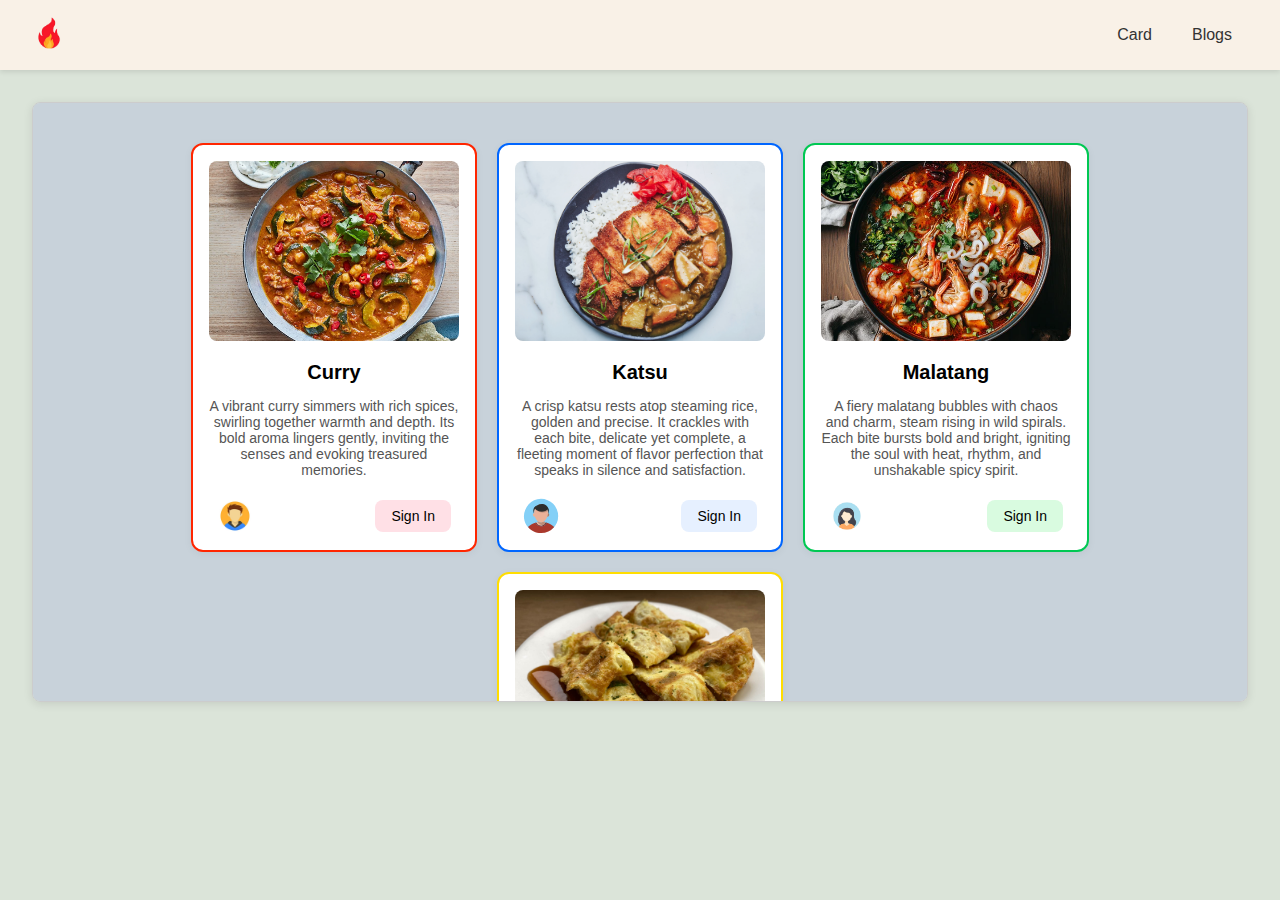
<file: index.html>
<!DOCTYPE html>
<html lang="en">
<head>
  <meta charset="UTF-8">
  <meta name="viewport" content="width=device-width, initial-scale=1.0">
  <link rel="stylesheet" href="index_styles.css">
  <title>我的網站</title>
</head>
<body>
  <nav class="nav">
    <div class="nav-img">
      <img src="fire.png" alt="Profile picture">
    </div>
    <ul class="nav-link">
      </li>
      <li onclick="openi(1)">
        <a href="#">Card</a>
      </li>
      <li onclick="openi(2)">
        <a href="#">Blogs</a>
    </ul>
  </nav>
  
  <div class="content-container">
    <iframe src="card.html" frameborder="2px"></iframe>
  </div>
  
  <script src="main_javascript.js"></script>
</body>
</html>
</file>
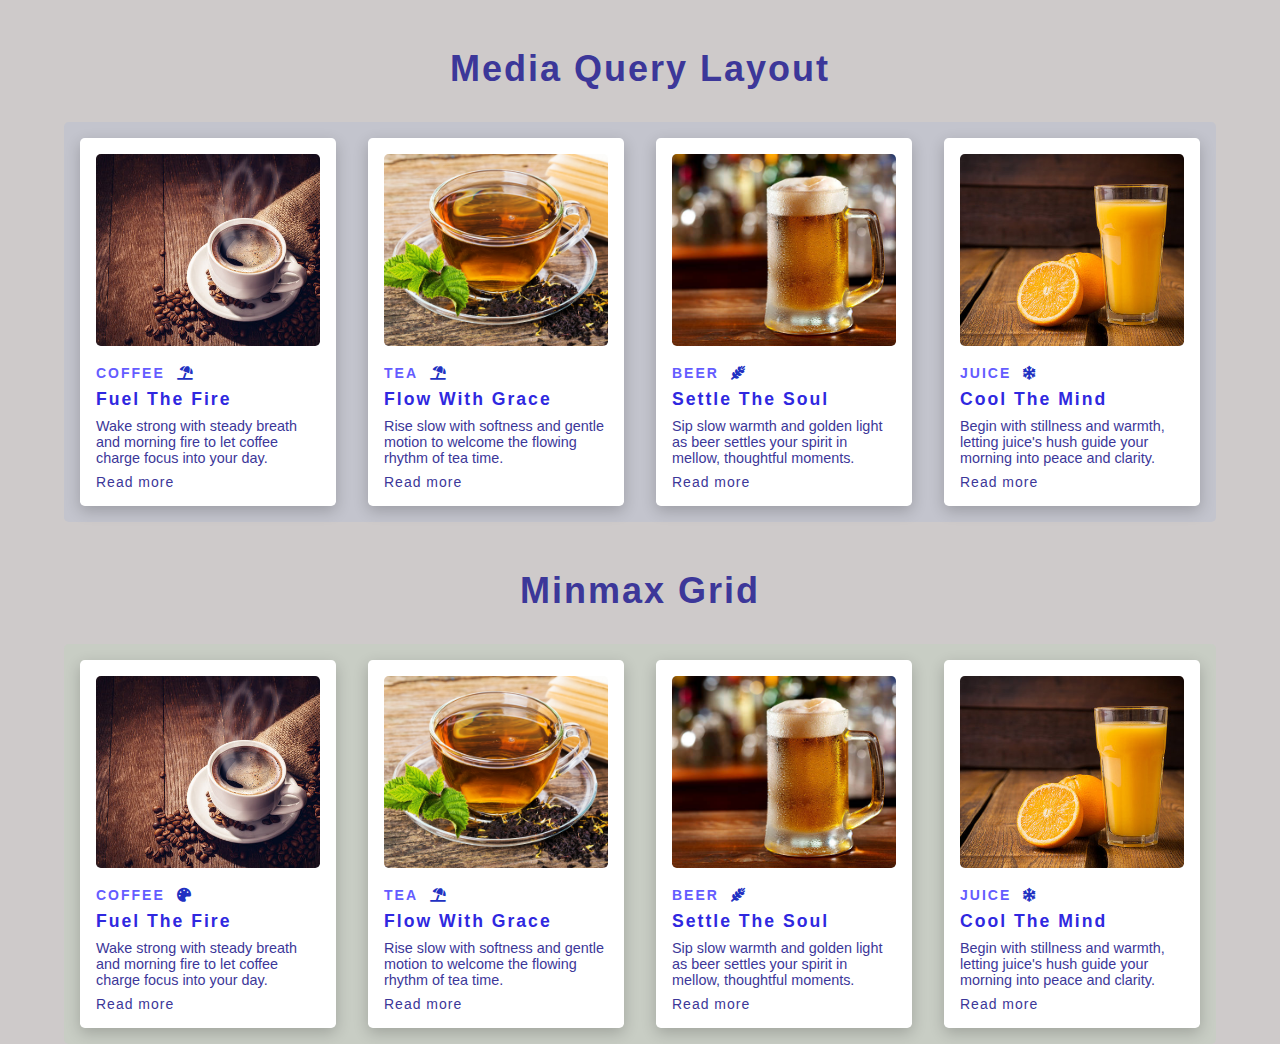
<file: blog.html>
<!DOCTYPE html>
<html lang="en">

<head>
  <meta charset="UTF-8" />
  <meta name="viewport" content="width=device-width, initial-scale=1.0" />
  <title>Responsive Blog Layout</title>
  <link rel="stylesheet" href="blog_styles.css" />
  <link rel="stylesheet" href="https://cdnjs.cloudflare.com/ajax/libs/font-awesome/6.7.2/css/all.min.css" />
</head>

<body>
  <section class="blogs">
    <!-- Media Query Controlled Layout -->
    <div class="section-title">
      <h2>Media Query Layout</h2>
    </div>
    <div class="blogs-center">
      <article class="blog">
        <img src="coffee.jpg" alt="Cozy morning coffee setup" />
        <div class="blogs-content">
          <span>coffee</span>
          <i class="fa-solid fa-umbrella-beach"></i>
          <h3>Fuel the fire</h3>
          <p>Wake strong with steady breath and morning fire to let coffee charge focus into your day.</p>
          <a href="#">Read more</a>
        </div>
      </article>
      <article class="blog">
        <img src="tea.jpg" alt="Reading book while drinking coffee" />
        <div class="blogs-content">
          <span>tea</span>
          <i class="fa-solid fa-umbrella-beach"></i>
          <h3>Flow with grace</h3>
          <p>Rise slow with softness and gentle motion to welcome the flowing rhythm of tea time.</p>
          <a href="#">Read more</a>
        </div>
      </article>
      <article class="blog">
        <img src="beer.jpg" alt="Coffee beans close-up" />
        <div class="blogs-content">
          <span>beer</span>
          <i class="fa-solid fa-wheat-awn"></i>
          <h3>Settle the soul</h3>
          <p>Sip slow warmth and golden light as beer settles your spirit in mellow, thoughtful moments.</p>
          <a href="#">Read more</a>
        </div>
      </article>
      <article class="blog">
        <img src="juice.jpg" alt="Coffee cup on a wooden table" />
        <div class="blogs-content">
          <span>juice</span>
          <i class="fa-solid fa-snowflake"></i>
          <h3>Cool the mind</h3>
          <p>Begin with stillness and warmth, letting juice's hush guide your morning into peace and clarity.</p>
          <a href="#">Read more</a>
        </div>
      </article>
    </div>

    <!-- Minmax Grid Layout -->
    <div class="section-title">
      <h2>Minmax Grid</h2>
    </div>
    <div class="blogs-center2">
      <article class="blog">
        <img src="coffee.jpg" alt="Artistic coffee cup sketch" />
        <div class="blogs-content">
          <span>coffee</span>
          <i class="fa-solid fa-palette"></i>
          <h3>Fuel the fire</h3>
          <p>Wake strong with steady breath and morning fire to let coffee charge focus into your day.</p>
          <a href="#">Read more</a>
        </div>
      </article>
      <article class="blog">
        <img src="tea.jpg" alt="Modern café interior" />
        <div class="blogs-content">
          <span>tea</span>
          <i class="fa-solid fa-umbrella-beach"></i>
          <h3>Flow with grace</h3>
          <p>Rise slow with softness and gentle motion to welcome the flowing rhythm of tea time.</p>
          <a href="#">Read more</a>
        </div>
      </article>
      <article class="blog">
        <img src="beer.jpg" alt="Latte art with heart shape" />
        <div class="blogs-content">
          <span>beer</span>
          <i class="fa-solid fa-wheat-awn"></i>
          <h3>Settle the soul</h3>
          <p>Sip slow warmth and golden light as beer settles your spirit in mellow, thoughtful moments.</p>
          <a href="#">Read more</a>
        </div>
      </article>
      <article class="blog">
        <img src="juice.jpg" alt="Outdoor coffee on a bench" />
        <div class="blogs-content">
          <span>juice</span>
          <i class="fa-solid fa-snowflake"></i>
          <h3>Cool the mind</h3>
          <p>Begin with stillness and warmth, letting juice's hush guide your morning into peace and clarity.</p>
          <a href="#">Read more</a>
        </div>
      </article>
    </div>
  </section>
</body>

</html>
</file>
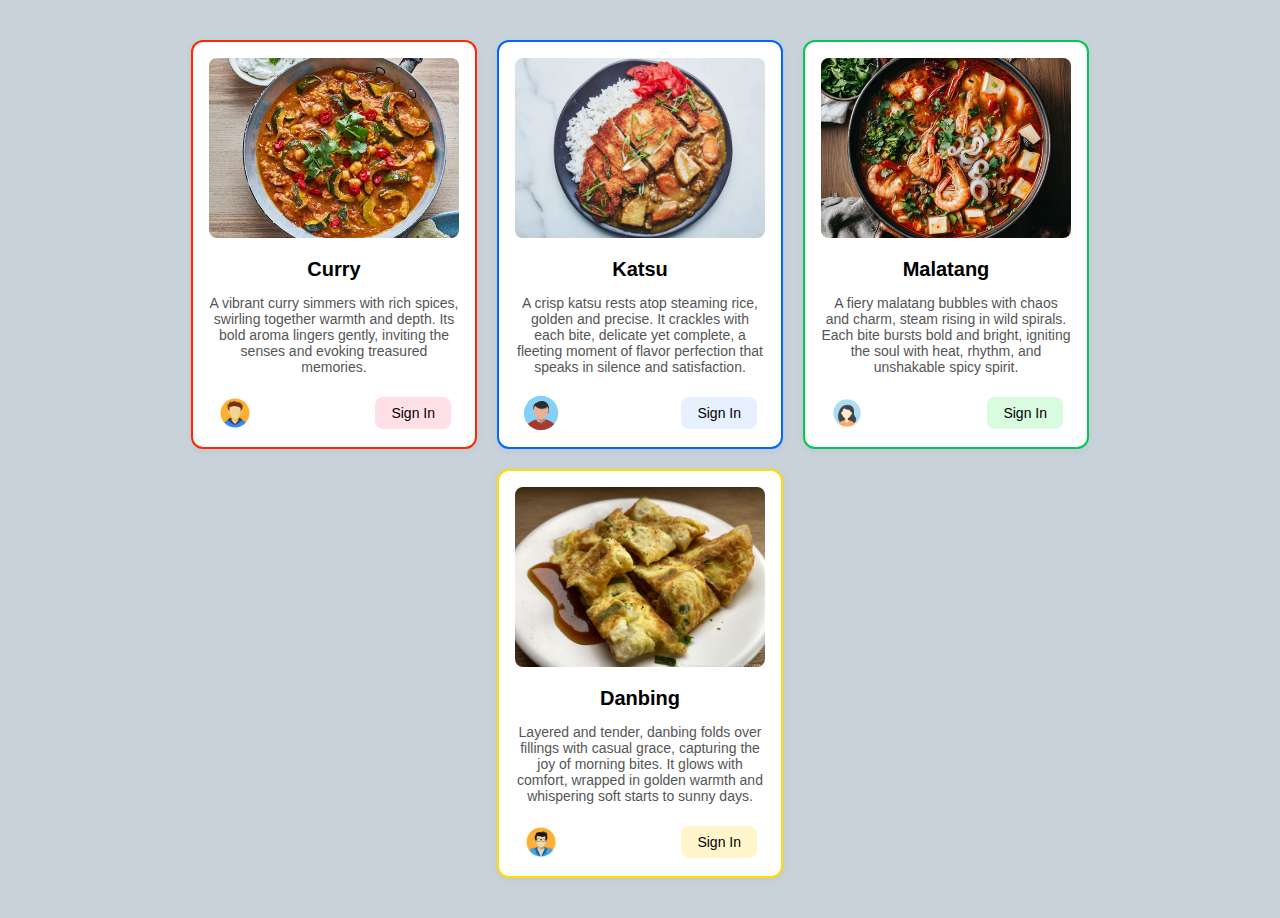
<file: card.html>
<!DOCTYPE html>
<html lang="en">

<head>
  <meta charset="UTF-8">
  <meta name="viewport" content="width=device-width, initial-scale=1.0">
  <title>Card Layout</title>
  <link rel="stylesheet" href="card_styles.css">
</head>

<body>
  <div class="container">
    <div class="card pink">
      <img src="curry.jpg" class="main-img" alt="">
      <h2>Curry</h2>
      <p>A vibrant curry simmers with rich spices, swirling together warmth and depth. Its bold aroma lingers gently,
        inviting the senses and evoking treasured memories.

      </p>
      <div class="card-footer">
        <img src="ava1.jpg" class="avatar" alt="User">
        <button class="btn pink">Sign In</button>
      </div>
    </div>

    <div class="card blue">
      <img src="katsu.webp" class="main-img" alt="">
      <h2>Katsu</h2>
      <p>A crisp katsu rests atop steaming rice, golden and precise. It crackles with each bite, delicate yet complete,
        a fleeting moment of flavor perfection that speaks in silence and satisfaction.


      </p>
      <div class="card-footer">
        <img src="ava2.svg" class="avatar" alt="User">
        <button class="btn katsu">Sign In</button>
      </div>
    </div>

    <div class="card green">
      <img src="malatang.webp" class="main-img" alt="">
      <h2>Malatang</h2>
      <p>A fiery malatang bubbles with chaos and charm, steam rising in wild spirals. Each bite bursts bold and bright,
        igniting the soul with heat, rhythm, and unshakable spicy spirit.


      </p>
      <div class="card-footer">
        <img src="ava3.jpg" class="avatar" alt="User">
        <button class="btn malatang">Sign In</button>
      </div>
    </div>

    <div class="card yellow">
      <img src="danbing.jpg" class="main-img" alt="">
      <h2>Danbing</h2>
      <p>Layered and tender, danbing folds over fillings with casual grace, capturing the joy of morning bites. It glows
        with comfort, wrapped in golden warmth and whispering soft starts to sunny days.


      </p>
      <div class="card-footer">
        <img src="ava4.jpg" class="avatar" alt="User">
        <button class="btn danbing">Sign In</button>
      </div>
    </div>
  </div>
</body>

</html>
</file>
<file: index_styles.css>
*,
::after,
::before {
  margin: 0;
  padding: 0;
  box-sizing: border-box;
}

body {
  min-width: 550px;
  font-family: 'Segoe UI', Tahoma, Geneva, Verdana, sans-serif;
  background-color: #dbe4d9;
}

/* Navigation styles */
.nav {
  display: flex;
  align-items: center;
  justify-content: space-between;
  padding: 0 1.5rem;
  height: 70px;
  background-color: #f9f1e7;
  box-shadow: 0 2px 5px rgba(0, 0, 0, 0.1);
}

.nav-img img {
  height: 50px;
  border-radius: 8px;
}

.nav-link {
  list-style: none;
  display: flex;
  gap: 1.5rem;
  font-size: 16px;
  align-items: center;
  margin-right: 1rem;
}

.nav-link li {
  transition: transform 0.2s;
}

.nav-link li:hover {
  transform: scale(1.05);
}

.nav-link a {
  text-decoration: none;
  color: #333;
  font-weight: 500;
  transition: color 0.3s;
  padding: 0.5rem;
}

.nav-link a:hover {
  color: #ff9900;
}

/* Content styles */
.content-container {
  display: flex;
  justify-content: center;
  padding: 2rem;
}

iframe {
  width: 100%;
  height: 600px;
  border-radius: 8px;
  border: 1px solid #ccc;
  box-shadow: 0 2px 10px rgba(0, 0, 0, 0.1);
}
</file>
<file: card_styles.css>
body {
  margin: 0;
  padding: 0;
  font-family: 'Segoe UI', Tahoma, Geneva, Verdana, sans-serif;
  background-color: #c8d2da;
}

.container {
  display: flex;
  justify-content: center;
  align-items: flex-start;
  flex-wrap: wrap;
  gap: 20px;
  padding: 40px;
}

.card {
  background-color: #fff;
  border-radius: 12px;
  border: 2px solid transparent;
  box-shadow: 0 2px 8px rgba(0, 0, 0, 0.05);
  width: 250px;
  padding: 16px;
  text-align: center;
  transition: transform 0.2s ease-in-out;
}

.card:hover {
  transform: scale(1.03);
}

.card img.main-img {
  width: 100%;
  border-radius: 8px;
  height: 180px;
  object-fit: cover;
}

.card h2 {
  font-size: 20px;
  margin: 16px 0 8px;
}

.card p {
  font-size: 14px;
  color: #555;
  margin-bottom: 20px;
}

.card-footer {
  display: flex;
  align-items: center;
  justify-content: space-between;
  gap: 12px; 
  padding: 0 8px; 
}

.avatar {
  width: 36px;
  height: 36px;
  border-radius: 50%;
  object-fit: cover;
}

.btn {
  padding: 8px 16px;
  border: none;
  border-radius: 8px;
  font-size: 14px;
  cursor: pointer;
  font-weight: 500;
  transition: background 0.2s;
}

/* Specific Card Colors */
.card.pink {
  border-color: #FF2600;
}

.card.pink .btn {
  background-color: #ffe0e6;
  color: black;
}

.card.blue {
  border-color: #0066FF;
}

.card.blue .btn {
  background-color: #e6f0ff;
  color: black;
}

.card.green {
  border-color: #00C853;
}

.card.green .btn {
  background-color: #d9fbe0;
  color: black;
}

.card.yellow {
  border-color: #FFDD00;
}

.card.yellow .btn {
  background-color: #fff6cc;
  color: black;
}
</file>
<file: blog_styles.css>
/* Global Reset */
* {
  margin: 0;
  padding: 0;
  box-sizing: border-box;
}

body {
  background: rgb(206, 202, 202);
  color: rgb(47, 40, 224);
  font-family: 'Franklin Gothic Medium', 'Arial Narrow', Arial, sans-serif;
  font-size: 14px;
}

:root {
  --primary: #645cff;
  --primary-dark: #3c3799;
  --grey-light: #f1f5f9;
  --grey: #64748b;
  --grey-dark: #0f172a;
  --letter-spacing: 2px;
  --fluid-width: 90vw;
  --max-width: 1170px;
  --border-radius: 0.3rem;
}

img {
  width: 100%;
  height: 12rem;
  object-fit: cover;
  border-radius: var(--border-radius);
}

.section-title {
  text-align: center;
  text-transform: capitalize;
  margin: 3rem 0 2rem;
  letter-spacing: 2px;
  font-size: 1.5rem;
  color: var(--primary-dark);
}

/* Media Query Layout - Explicit column changes at breakpoints */
.blogs-center {
  display: grid;
  grid-template-columns: repeat(4, 1fr);
  gap: 2rem;
  width: var(--fluid-width);
  max-width: var(--max-width);
  margin: 0 auto;
  padding: 1rem;
  background-color: rgba(100, 148, 237, 0.1); /* Light blue background to distinguish */
  border-radius: var(--border-radius);
}

@media screen and (max-width: 1200px) {
  .blogs-center {
    grid-template-columns: repeat(3, 1fr);
  }
}

@media screen and (max-width: 800px) {
  .blogs-center {
    grid-template-columns: repeat(2, 1fr);
  }
}

@media screen and (max-width: 500px) {
  .blogs-center {
    grid-template-columns: 1fr;
  }
}

/* Minmax Layout - Fluid columns that adjust automatically */
.blogs-center2 {
  display: grid;
  grid-template-columns: repeat(auto-fit, minmax(250px, 1fr));
  gap: 2rem;
  width: var(--fluid-width);
  max-width: var(--max-width);
  margin: 0 auto;
  padding: 1rem;
  background-color: rgba(144, 238, 144, 0.1); /* Light green background to distinguish */
  border-radius: var(--border-radius);
}

/* Common blog card styles */
.blog {
  background-color: white;
  padding: 1rem;
  border-radius: var(--border-radius);
  box-shadow: 0 5px 15px rgba(0, 0, 0, 0.2);
  transition: box-shadow 0.3s ease-in-out;
}

.blog:hover {
  box-shadow: 0 10px 25px rgba(0, 0, 0, 0.3);
}

.blogs-content {
  padding-top: 1rem;
}

.blogs-content span {
  text-transform: uppercase;
  color: var(--primary);
  font-weight: bold;
  letter-spacing: var(--letter-spacing);
}

.blogs-content h3 {
  text-transform: capitalize;
  letter-spacing: var(--letter-spacing);
  margin: 0.5rem 0;
  font-size: 1.1rem;
}

.blogs-content p {
  color: var(--primary-dark);
  font-size: 0.9rem;
}

.blogs-content a {
  display: inline-block;
  margin-top: 0.5rem;
  color: var(--primary-dark);
  text-decoration: none;
  letter-spacing: 1px;
  transition: color 0.3s;
}

.blogs-content a:hover {
  color: var(--primary);
  text-decoration: underline;
}

i {
  margin-left: 0.5rem;
  color: #2131c2;
}

/* Remove the teacher-provided layout styling as it's causing issues */
@media screen and (max-width: 650px) {
  body {
    display: block;
    position: static;
    top: auto;
    scale: 1;
  }
}
</file>
